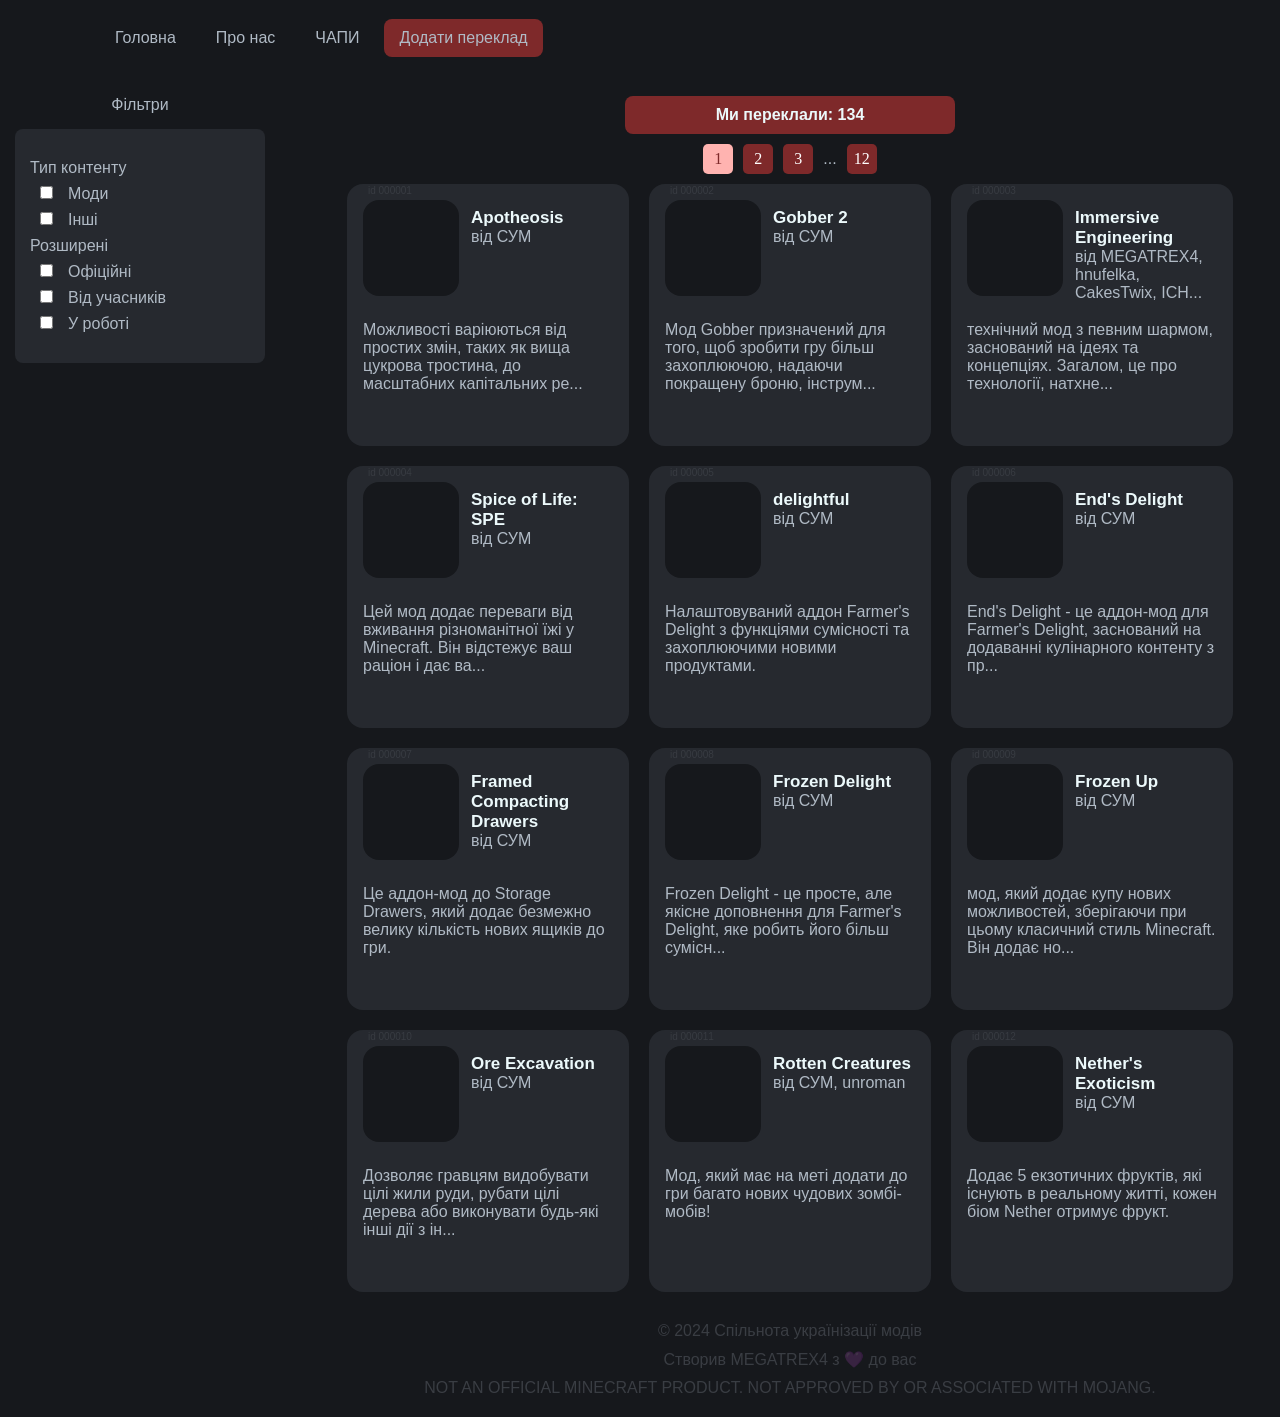
<file: index.html>
<!DOCTYPE html>
<html lang="en">
<head>
  <meta charset="UTF-8">
  <link rel="stylesheet" href="cards.css">
  <link rel="stylesheet" href="header.css">
  <link rel="stylesheet" href="footer.css">
  <meta name="viewport" content="width=device-width, initial-scale=1.0">
  <script src="https://code.jquery.com/jquery-3.6.4.min.js"></script>
  <meta name="viewport" content="width=device-width, initial-scale=1">
  <title>Mod Cards</title>
</head>
<body>

  


  <div class="header">
    <div class="logo"></div>
    <div class="headerbtn">
      <div class="main hbtn">Головна</div>
      <div class="about hbtn">Про нас</div>
      <div class="faq hbtn">ЧАПИ</div>
      <div class="addtranslation hbtn">Додати переклад</div>
    </div>
  </div>
  <div class="container">
    <div class="TopContainer">
      <div class="FiltersContainer">
          Фільтри
        <div class="filtred">
        </div>
      </div>
      <div class="CPContainer">
        <div class="TotalContainer"><div class="TotalTranslation"><span id="TotalTranslation">Ми переклали: 0</span></div></div>
        <div id="Pages" class="PagesContainer"></div>
        <div id="createCard" class="CardsContainer"></div>
        <div id="Pages" class="PagesContainer"></div>
        <div class="footer">
          <div class="footertext">
            <div class="infotext">© 2024 Спільнота українізації модів</div>
            <div class="infotext">Створив MEGATREX4 з 💜 до вас</div>
            <div class="infotext">NOT AN OFFICIAL MINECRAFT PRODUCT. NOT APPROVED BY OR ASSOCIATED WITH MOJANG.</div>
          </div>
    </div>
    </div>
    </div>
  </div>
  <script rel="preconnect" src="showcards.js"></script>
</body>
</html>
</file>
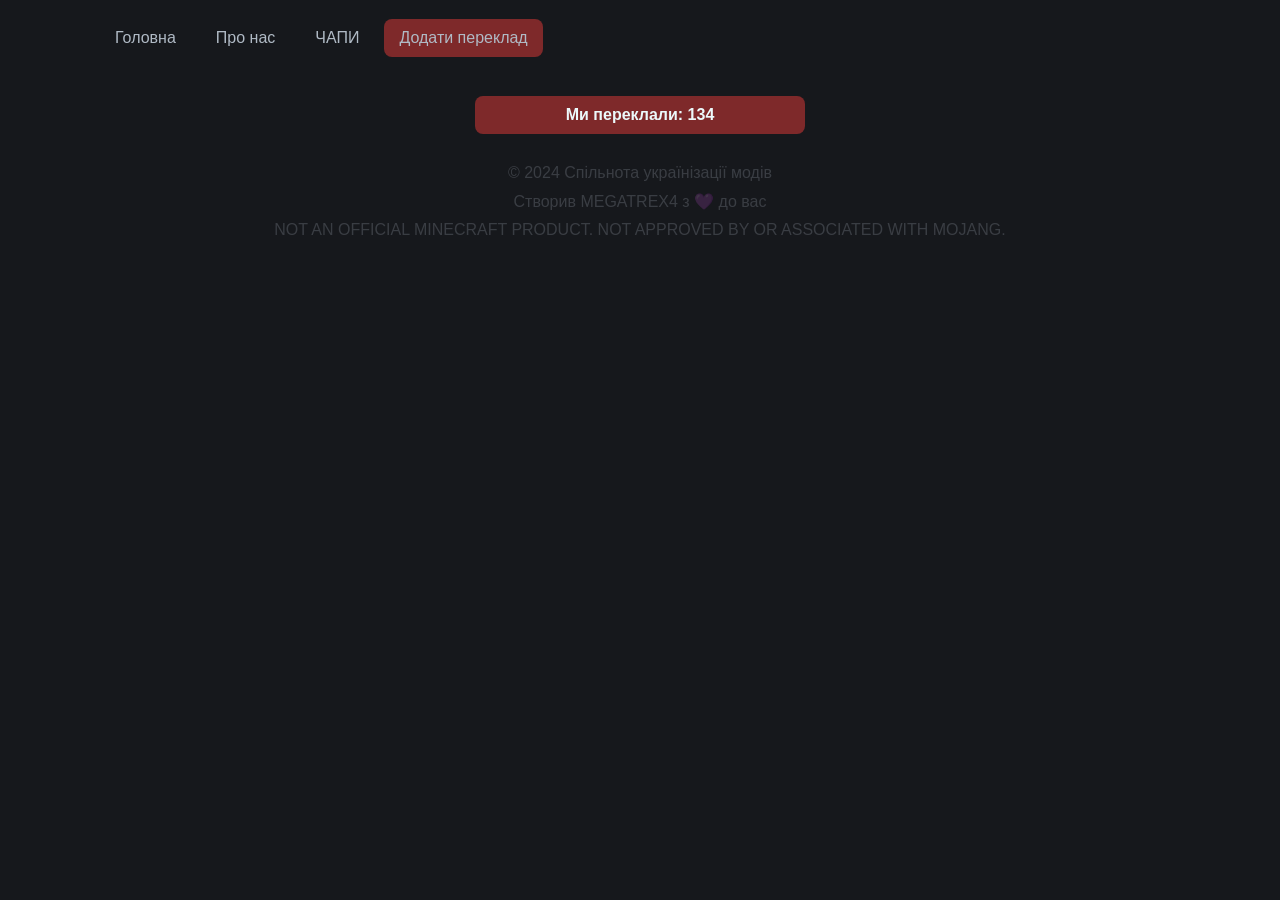
<file: item.html>
<!DOCTYPE html>
<html lang="en">
<head>
    <meta charset="UTF-8">
    <meta name="viewport" content="width=device-width, initial-scale=1.0">
    <title>Item</title>
    <script src="https://code.jquery.com/jquery-3.6.4.min.js"></script>
    <link rel="stylesheet" href="item.css">
    <link rel="stylesheet" href="cards.css">
    <link rel="stylesheet" href="footer.css">
    <link rel="stylesheet" href="header.css">
</head>
<body>
    <div class="header">
        <div class="logo"></div>
        <div class="headerbtn">
          <div  onclick="window.location.href='index.html';" class="main hbtn">Головна</div>
          <div class="about hbtn">Про нас</div>
          <div class="faq hbtn">ЧАПИ</div>
          <div class="addtranslation hbtn">Додати переклад</div>
        </div>
      </div>
      <div class="TotalContainer"><div class="TotalTranslation"><span id="TotalTranslation">Ми переклали: 000</span></div></div>
    <div id="ItemContainer" class="ItemContainer">
        
    </div>
    <div class="footer">
        <div class="footertext">
          <div class="infotext">© 2024 Спільнота українізації модів</div>
          <div class="infotext">Створив MEGATREX4 з 💜 до вас</div>
          <div class="infotext">NOT AN OFFICIAL MINECRAFT PRODUCT. NOT APPROVED BY OR ASSOCIATED WITH MOJANG.</div>
        </div>

        <script type="module" src="item.js"></script>
        <script type="module" src="countTranslations.js"></script>

</body>
</html>
</file>
<file: cards.css>
/* Media query for small screens (phones) */
@media only screen and (max-width: 767px) {
  .container {
    flex-direction: column;
    align-items: center;
  }

  .TopContainer {
    flex-wrap: wrap; /* Prevent wrapping on small screens */
    justify-content: flex-start; /* Align items to the start */
  }

  .FiltersContainer {
    order: 1; /* Move FiltersContainer to the top */
    width: 100%; /* Take full width on small screens */
    margin-bottom: 10px; /* Add some space between FiltersContainer and CPContainer */
  }

  .CPContainer {
    order: 2; /* Move CPContainer below FiltersContainer */
  }
}

/* Media query for screens between 768px and 1023px */
@media only screen and (min-width: 768px) and (max-width: 1023px) {
  .TopContainer {
    justify-content: center; /* Center content on medium screens */
  }
}

/* Media query for screens 1024px and larger */
@media only screen and (min-width: 1024px) {
  .TopContainer {
    justify-content: space-between; /* Align items to the space between on larger screens */
  }

  .FiltersContainer {
    width: auto; /* Allow FiltersContainer to take its natural width */
  }

  .CPContainer {
    margin-left: 20px; /* Add some space between FiltersContainer and CPContainer */
  }
}

@media only screen and (max-width: 617px) {
  .card{
    width: 350px!important;
    height: 230px!important;
  }
}

@media only screen and (max-width: 767px) {
  .filtred{
    max-width: 725px!important;
    width: 100%!important;
  }
  .TopContainer{
    max-width: 90%;
  }
}


* {
  margin: 0;
}

html {
  background-color: #16181c;
}

.card {
  padding: 1rem;
  margin: 10px;
  width: 250px;
  height: 230px;
  border-radius: 1rem;
  background-color: #26292f;
  position: relative;
}



h2 {
  color: #ecf9fb;
  font-size: 17px;
  font-family: Inter, -apple-system, BlinkMacSystemFont, Segoe UI, Oxygen, Ubuntu, Roboto, Cantarell, Fira Sans, Droid Sans, Helvetica Neue, sans-serif;
}

.cardimage {
  background-color: #16181c;
  width: 96;
  height: 96;
  max-width: 96;
  max-height: 96;
  border-radius: 1rem;
  background-size: cover;
  background-repeat: no-repeat;
}

.TopCardContainer {
  display: flex;
  align-items: flex-start;
}

.textContainer {
  display: flex;
  flex-direction: column;
  margin: 8px 0px 0px 12px;
  color: #b0bac5;
  height: 108px;
}

.filtred {
  margin: 15px;
  padding: 30px 15px;
  background-color: #26292f;
  border-radius: 0.5rem;
  width: 220px;
  min-width: 220px;
  display: flex;
  flex-direction: column;
  color: #b0bac5;
  gap: 0.5rem;
}

.filter-header{
  font-family: Inter, -apple-system, BlinkMacSystemFont, Segoe UI, Oxygen, Ubuntu, Roboto, Cantarell, Fira Sans, Droid Sans, Helvetica Neue, sans-serif;
  font-size: 16px;
  font-weight: 500;
}

p {
  margin: 0px;
  display: block;
  font-family: Inter, -apple-system, BlinkMacSystemFont, Segoe UI, Oxygen, Ubuntu, Roboto, Cantarell, Fira Sans, Droid Sans, Helvetica Neue, sans-serif;
  font-size: 16px;

}

.TopContainer {
  display: flex;
  justify-content: center;
}

.container {
  display: flex;
  flex-direction: column;
  align-content: center;
  align-items: center;
}

.CardsContainer {
  max-width: 1520px;
  min-height: 850px;
  display: flex;
  align-items: center;
  justify-content: center;
  align-content: flex-start;
  flex-wrap: wrap;
  width: 100%;
}

.description-container {
  display: flex;
  flex-direction: column;
  position: relative;
  flex-grow: 1; /* Allow the description to take the remaining space */
}

.short-description {
  overflow: hidden;
  position: relative;
  color: #b0bac5;
  font-family: Inter, -apple-system, BlinkMacSystemFont, Segoe UI, Oxygen, Ubuntu, Roboto, Cantarell, Fira Sans, Droid Sans, Helvetica Neue, sans-serif;
  font-size: 16px;
  margin-top: 5px;
  height: 84px;
}

.full-description {
  display: none;
  position: absolute;
  top: 0;
  left: 0;
  background-color: white;
  padding: 10px;
  border: 1px solid #ccc;
  z-index: 100;
}





.cardimage {
  background-color: #16181c;
  width: 96px;
  height: 96px;
  min-width: 96px;
  min-height: 96px;
  border-radius: 1rem;
  background-size: cover;
  background-repeat: no-repeat;
}

.cardimage, .textContainer h2{
  cursor: pointer;

}

.PagesContainer {
  gap: 10px;
  display: flex;
  align-items: center;
  justify-content: center;
  align-content: center;
}

.page-number {
  background-color: #7e292a;
  color: white;
  width: 30px;
  height: 30px;
  display: flex;
  justify-content: center;
  align-items: center;
  align-content: center;
  border-radius: 5px;
}

.ActivePage{
  background-color: #ffb3b0;
  color: #7e292a;
}

.filter input{
  margin: 0 15px 0 10px;
}

.FiltersContainer {
  display: flex;
  flex-direction: column;
  align-content: center;
  justify-content: flex-start;
  align-items: center;
  color: #b0bac5;
  font-family: Inter, -apple-system, BlinkMacSystemFont, Segoe UI, Oxygen, Ubuntu, Roboto, Cantarell, Fira Sans, Droid Sans, Helvetica Neue, sans-serif;
}

.TotalTranslation {
  display: flex;
  justify-content: center;
  align-items: center;
  font-family: Inter, -apple-system, BlinkMacSystemFont, Segoe UI, Oxygen, Ubuntu, Roboto, Cantarell, Fira Sans, Droid Sans, Helvetica Neue, sans-serif;
  color: #ecf9fb;
  font-weight: 600;
  background-color: #7e292a;
  min-width: 310px;
  width: calc(100%-50px);
  padding: 10px;
  border-radius: 0.5rem;
  text-align: center;
}

.TotalContainer {
  width: 100%;
  display: flex;
  align-content: center;
  justify-content: center;
  align-items: center;
  margin-bottom: 10px;
}

.ellipsis{
  color: #b0bac5;
  font-family: Inter, -apple-system, BlinkMacSystemFont, Segoe UI, Oxygen, Ubuntu, Roboto, Cantarell, Fira Sans, Droid Sans, Helvetica Neue, sans-serif;

}


.author{
  text-decoration: none;
}

.page-number{
  cursor: pointer;
}

.statusicon{
  height: 20px;
  width: 20px;
  background-repeat: no-repeat;
  background-size: cover;
  padding: 5px;
}

.IconContainer {
  margin-top: auto; 
  display: flex;
  justify-content: flex-end;
  align-items: center;
}


.completedIcon {
  background-image: url('/icon/completed.svg');
}

.semiverifiedIcon {
  background-image: url('/icon/semiverified.svg');
}

.verifiedIcon {
  background-image: url('/icon/verify.svg');
}

.itemid{
  position: absolute;
  top: 1px;
  color: #b0bac521;
  font-family: Inter, -apple-system, BlinkMacSystemFont, Segoe UI, Oxygen, Ubuntu, Roboto, Cantarell, Fira Sans, Droid Sans, Helvetica Neue, sans-serif;
  font-size: 10px;
  margin-left: 5px;
}

.filters-form{
  gap: 0.5rem;
  display: flex;
  flex-direction: column;
}
</file>
<file: header.css>
.header {
    margin: 0;
    width: 100%;
    min-height: 42px;
    margin-bottom: 20px;
    border-radius: 0% 0% 0.5rem 0.5rem / 0% 0% 25% 25%;
    display: flex;
    flex-direction: row;
    align-content: center;
    padding: 0.5rem 0;
    gap: 20px;
    align-items: center;
}

.logo {
    min-width: 60px;
    min-height: 60px;
    max-width: 60px;
    max-height: 60px;
    background-image: url(https://i.imgur.com/v6q6loF.png);
    background-size: cover;
    margin-left: 20px;
    display: flex;
}

.headerbtn {
    display: flex;
    flex-direction: row;
    align-items: center;
    gap: 10px;
    font-family: Inter, -apple-system, BlinkMacSystemFont, Segoe UI, Oxygen, Ubuntu, Roboto, Cantarell, Fira Sans, Droid Sans, Helvetica Neue, sans-serif;
    font-size: 16px;
    font-weight: 500;
    color: #b0bac5;
    align-content: center;
    justify-content: center;
    flex-wrap: wrap;
}

.hbtn {
    padding: 10px 15px;
    border-radius: 0.5rem;
    cursor: pointer;
}

.addtranslation {
    background-color: #7e292a;
}
</file>
<file: footer.css>
.footer {
    margin: 0;
    margin: 20px;
    border-radius: 0% 0% 0.5rem 0.5rem / 0% 0% 25% 25%;
    display: flex;
    flex-direction: row;
    align-content: center;
    justify-content: center;
    align-items: center;
    padding: 0 0.5rem;
    gap: 20px;
}

.footertext {
    display: flex;
    width: 100wv;
    align-items: center;
    align-content: center;
    justify-content: center;
    text-align: center;
    gap: 0.2rem;
    color: #b0bac53b;
    font-family: Inter, -apple-system, BlinkMacSystemFont, Segoe UI, Oxygen, Ubuntu, Roboto, Cantarell, Fira Sans, Droid Sans, Helvetica Neue, sans-serif;
    flex-direction: column;
    flex-wrap: wrap;
    gap: 10px;
}
</file>
<file: item.css>
.itemimage{
    width: 100px;
    height: 100px;
    background-repeat: no-repeat;
    background-size: cover;
    border-radius: 0.5rem;
}

.ItemContainer {
    width: 100%;
    display: flex;
    justify-content: center;
}

.itemdescription, .itemtitle, .itemtranslator{
    font-family: Inter, -apple-system, BlinkMacSystemFont, Segoe UI, Oxygen, Ubuntu, Roboto, Cantarell, Fira Sans, Droid Sans, Helvetica Neue, sans-serif;
    color: #ecf9fb;

}

.itemtitle{
    font-size: 1.5rem;
    margin-bottom: 5px;
}

.ItemContainerInfo {
    display: flex;
    background-color: #26292f;
    border-radius: 0.5rem;
    padding: 1rem;
    width: 864px;
    max-width: 90%;
    align-items: flex-start;
    flex-direction: column;
}

.ItemImageContainer{
    margin-right: 15px;
    
}

.ItemTextContainer {
    gap: 5px;
    display: flex;
    flex-direction: column;
}

.tooltip{
    padding: 20px;
    background-color: hsla(179, 51%, 33%, 0.205);
    border-radius: 0.5rem;
    margin-bottom: 1.5rem;
    font-family: Inter, -apple-system, BlinkMacSystemFont, Segoe UI, Oxygen, Ubuntu, Roboto, Cantarell, Fira Sans, Droid Sans, Helvetica Neue, sans-serif;
    color: #ecf9fb;
    font-weight: 500;
    text-align: center;
    width: 432px;
}

.TextImageContainer{
    display: flex;
}

.tooltipContainer{
    width: 100%;
    display: flex;
    justify-content: center;
    align-items: center;
    align-content: center;

}


.ItemIcon {
    width: 46px;
    height: 46px;
}


.ItemIcon {
    width: 100%;
    display: flex;
    flex-wrap: wrap;
    align-items: center;
}
</file>
